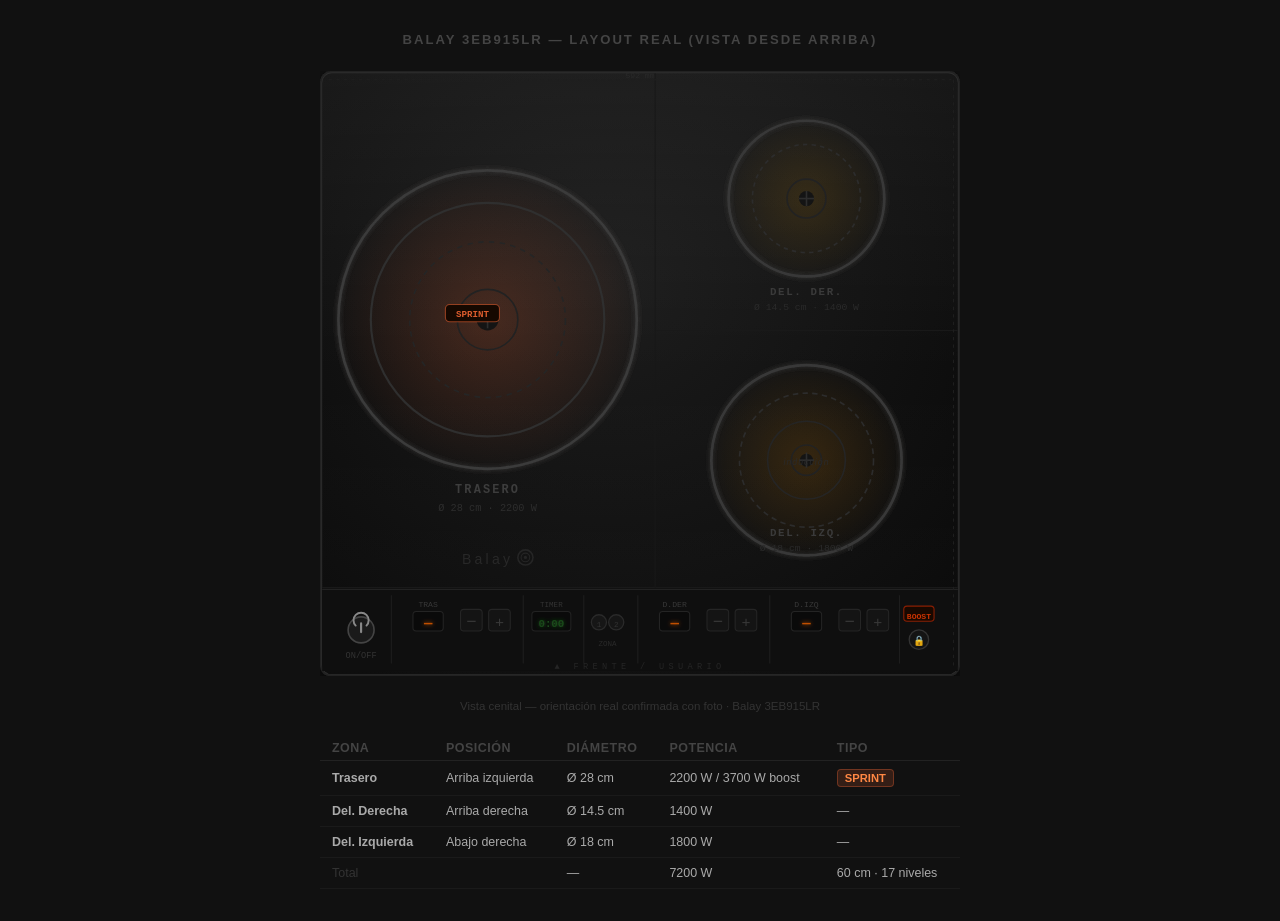
<file: balay-layout.html>
<!DOCTYPE html>
<html lang="es">
<head>
<meta charset="UTF-8">
<meta name="viewport" content="width=device-width, initial-scale=1.0">
<title>Balay 3EB915LR — Layout real</title>
<style>
  * { box-sizing: border-box; margin: 0; padding: 0; }
  body {
    background: #111;
    display: flex;
    flex-direction: column;
    align-items: center;
    justify-content: center;
    min-height: 100vh;
    padding: 32px 16px;
    gap: 24px;
    font-family: -apple-system, BlinkMacSystemFont, 'Segoe UI', sans-serif;
    color: #ddd;
  }
  h1 { font-size: .82rem; font-weight: 600; color: #444; letter-spacing: 2px; text-transform: uppercase; }
  .hob-wrap { width: min(640px, 100%); }
  svg { width: 100%; height: auto; display: block; }
  .caption { font-size: .72rem; color: #333; text-align: center; }

  table.specs {
    width: min(640px, 100%);
    border-collapse: collapse;
    font-size: .78rem;
  }
  .specs th { text-align: left; padding: 5px 12px; color: #444; font-weight: 700; text-transform: uppercase; letter-spacing: .5px; border-bottom: 1px solid #222; }
  .specs td { padding: 8px 12px; border-bottom: 1px solid #1a1a1a; color: #aaa; }
  .badge { display:inline-block; padding:2px 7px; border-radius:4px; font-size:.7rem; font-weight:700; }
  .badge-orange { background:rgba(255,107,53,.15); color:#ff8844; border:1px solid rgba(255,107,53,.3); }
  .badge-blue   { background:rgba(74,158,255,.12); color:#4a9eff;  border:1px solid rgba(74,158,255,.3); }
</style>
</head>
<body>

<h1>Balay 3EB915LR — Layout real (vista desde arriba)</h1>

<div class="hob-wrap">
<!--
  SVG VIEWPORT: 592 × 560
  Orientación: frente del usuario = ABAJO
  Escala: ~5 SVG units = 1 cm

  LAYOUT REAL (confirmado con foto):
    ┌──────────────────────────────────┐
    │  GRANDE (trasero)  │  PEQUEÑO   │
    │   Ø≈28cm           │  Ø≈14.5cm  │
    │                    ├────────────┤
    │                    │  MEDIANO   │
    │                    │  Ø≈18cm    │
    ├────────────────────┴────────────┤
    │  PANEL TÁCTIL (frente)          │
    └─────────────────────────────────┘
-->
<svg viewBox="0 0 592 560" xmlns="http://www.w3.org/2000/svg">
  <defs>
    <radialGradient id="glass" cx="45%" cy="35%" r="75%">
      <stop offset="0%"   stop-color="#1c1c1c"/>
      <stop offset="100%" stop-color="#090909"/>
    </radialGradient>
    <radialGradient id="glow-big" cx="50%" cy="50%" r="50%">
      <stop offset="0%"   stop-color="#ff6b35" stop-opacity=".2"/>
      <stop offset="100%" stop-color="#ff6b35" stop-opacity="0"/>
    </radialGradient>
    <radialGradient id="glow-med" cx="50%" cy="50%" r="50%">
      <stop offset="0%"   stop-color="#ff9900" stop-opacity=".15"/>
      <stop offset="100%" stop-color="#ff9900" stop-opacity="0"/>
    </radialGradient>
    <radialGradient id="glow-sm" cx="50%" cy="50%" r="50%">
      <stop offset="0%"   stop-color="#ffaa00" stop-opacity=".12"/>
      <stop offset="100%" stop-color="#ffaa00" stop-opacity="0"/>
    </radialGradient>
    <linearGradient id="shine" x1="0" y1="0" x2="0" y2="1">
      <stop offset="0%"   stop-color="#fff" stop-opacity=".05"/>
      <stop offset="50%"  stop-color="#fff" stop-opacity="0"/>
      <stop offset="100%" stop-color="#fff" stop-opacity=".02"/>
    </linearGradient>
    <filter id="drop" x="-8%" y="-8%" width="116%" height="116%">
      <feDropShadow dx="0" dy="6" stdDeviation="10" flood-color="#000" flood-opacity=".8"/>
    </filter>
    <filter id="led" x="-60%" y="-60%" width="220%" height="220%">
      <feGaussianBlur stdDeviation="1.8" result="b"/>
      <feMerge><feMergeNode in="b"/><feMergeNode in="SourceGraphic"/></feMerge>
    </filter>
    <filter id="ringglow" x="-20%" y="-20%" width="140%" height="140%">
      <feGaussianBlur stdDeviation="2.5" result="b"/>
      <feMerge><feMergeNode in="b"/><feMergeNode in="SourceGraphic"/></feMerge>
    </filter>
  </defs>

  <!-- ── Marco exterior ── -->
  <rect x="0" y="0" width="592" height="560" rx="10"
        fill="#222" filter="url(#drop)"/>
  <rect x="2" y="2" width="588" height="556" rx="9"
        fill="none" stroke="#2e2e2e" stroke-width="1.5"/>

  <!-- ── Superficie cristal ── -->
  <rect x="2" y="2" width="588" height="556" rx="9"
        fill="url(#glass)"/>
  <rect x="2" y="2" width="588" height="556" rx="9"
        fill="url(#shine)"/>

  <!-- ── Separador zona fuegos / panel ── -->
  <line x1="2" y1="478" x2="590" y2="478"
        stroke="#1e1e1e" stroke-width="1.5"/>

  <!-- ── Línea divisoria vertical (zona grande | zonas derecha) ── -->
  <!-- Divide horizontalmente: grande a la izquierda, pequeño+mediano a la derecha -->
  <line x1="310" y1="2" x2="310" y2="478"
        stroke="#191919" stroke-width="1"/>

  <!-- ── Línea divisoria horizontal derecha (pequeño arriba | mediano abajo) ── -->
  <line x1="310" y1="240" x2="590" y2="240"
        stroke="#191919" stroke-width="1"/>


  <!-- ════════════════════════════════════════
       ZONA GRANDE — TRASERO (izquierda)
       Centro: x=155, y=230  Radio ext: 138 (≈27.6cm)
       ════════════════════════════════════════ -->
  <!-- Glow ambiental -->
  <circle cx="155" cy="230" r="145" fill="url(#glow-big)"/>

  <!-- Anillo exterior -->
  <circle cx="155" cy="230" r="138"
          fill="none" stroke="#3a3a3a" stroke-width="2.5"
          filter="url(#ringglow)"/>
  <!-- Anillo interior (doble aro del cristal) -->
  <circle cx="155" cy="230" r="108"
          fill="none" stroke="#2f2f2f" stroke-width="2"/>
  <!-- Anillo de referencia intermedio -->
  <circle cx="155" cy="230" r="72"
          fill="none" stroke="#252525" stroke-width="1.5"
          stroke-dasharray="5 5"/>
  <!-- Círculo central -->
  <circle cx="155" cy="230" r="28"
          fill="none" stroke="#222" stroke-width="1.5"/>
  <circle cx="155" cy="230" r="10"
          fill="#141414"/>
  <!-- Cruz central -->
  <line x1="147" y1="230" x2="163" y2="230" stroke="#2d2d2d" stroke-width="1.5"/>
  <line x1="155" y1="222" x2="155" y2="238" stroke="#2d2d2d" stroke-width="1.5"/>

  <!-- Etiqueta TRASERO -->
  <text x="155" y="390"
        text-anchor="middle" font-family="monospace" font-size="11"
        fill="#3d3d3d" font-weight="700" letter-spacing="2">TRASERO</text>
  <text x="155" y="407"
        text-anchor="middle" font-family="monospace" font-size="9.5"
        fill="#2d2d2d">Ø 28 cm · 2200 W</text>
  <!-- Badge SPRINT -->
  <rect x="116" y="216" width="50" height="16" rx="4"
        fill="#150800" stroke="#ff6b35" stroke-width="1" stroke-opacity=".5"/>
  <text x="141" y="228"
        text-anchor="middle" font-family="monospace" font-size="8.5"
        fill="#ff6b35" font-weight="800" opacity=".85">SPRINT</text>


  <!-- ════════════════════════════════════════
       ZONA PEQUEÑA — DELANTERA DERECHA (arriba derecha)
       Centro: x=450, y=118  Radio: 72 (≈14.4cm)
       ════════════════════════════════════════ -->
  <circle cx="450" cy="118" r="78" fill="url(#glow-sm)"/>

  <!-- Anillo exterior -->
  <circle cx="450" cy="118" r="72"
          fill="none" stroke="#383838" stroke-width="2.5"
          filter="url(#ringglow)"/>
  <!-- Anillo interior -->
  <circle cx="450" cy="118" r="50"
          fill="none" stroke="#2c2c2c" stroke-width="1.5"
          stroke-dasharray="4 4"/>
  <!-- Centro -->
  <circle cx="450" cy="118" r="18"
          fill="none" stroke="#222" stroke-width="1.5"/>
  <circle cx="450" cy="118" r="7" fill="#141414"/>
  <line x1="443" y1="118" x2="457" y2="118" stroke="#2d2d2d" stroke-width="1.5"/>
  <line x1="450" y1="111" x2="450" y2="125" stroke="#2d2d2d" stroke-width="1.5"/>

  <!-- Etiqueta -->
  <text x="450" y="207"
        text-anchor="middle" font-family="monospace" font-size="10"
        fill="#3a3a3a" font-weight="700" letter-spacing="1.5">DEL. DER.</text>
  <text x="450" y="221"
        text-anchor="middle" font-family="monospace" font-size="9"
        fill="#2a2a2a">Ø 14.5 cm · 1400 W</text>


  <!-- ════════════════════════════════════════
       ZONA MEDIANA — DELANTERA IZQUIERDA (abajo derecha)
       Centro: x=450, y=368  Radio: 88 (≈17.6cm)
       ════════════════════════════════════════ -->
  <circle cx="450" cy="360" r="94" fill="url(#glow-med)"/>

  <!-- Anillo exterior -->
  <circle cx="450" cy="360" r="88"
          fill="none" stroke="#383838" stroke-width="2.5"
          filter="url(#ringglow)"/>
  <!-- Anillo interior -->
  <circle cx="450" cy="360" r="62"
          fill="none" stroke="#2c2c2c" stroke-width="1.5"
          stroke-dasharray="5 4"/>
  <!-- Anillo pequeño -->
  <circle cx="450" cy="360" r="36"
          fill="none" stroke="#252525" stroke-width="1.5"/>
  <!-- Centro -->
  <circle cx="450" cy="360" r="14" fill="none" stroke="#222" stroke-width="1.5"/>
  <circle cx="450" cy="360" r="6" fill="#141414"/>
  <line x1="443" y1="360" x2="457" y2="360" stroke="#2d2d2d" stroke-width="1.5"/>
  <line x1="450" y1="353" x2="450" y2="367" stroke="#2d2d2d" stroke-width="1.5"/>

  <!-- Texto "Inducción" dentro del aro (como en la foto) -->
  <text x="450" y="430"
        text-anchor="middle" font-family="monospace" font-size="10"
        fill="#3a3a3a" font-weight="700" letter-spacing="1.5">DEL. IZQ.</text>
  <text x="450" y="444"
        text-anchor="middle" font-family="monospace" font-size="9"
        fill="#2a2a2a">Ø 18 cm · 1800 W</text>
  <!-- "Inducción" label inside ring (como en la placa real) -->
  <text x="450" y="364"
        text-anchor="middle" font-family="-apple-system,sans-serif" font-size="8"
        fill="#2a2a2a" font-style="italic" letter-spacing="1">inducción</text>


  <!-- ════════════════════════════════════════
       LOGO BALAY — centro izquierda
       ════════════════════════════════════════ -->
  <text x="155" y="456"
        text-anchor="middle" font-family="-apple-system,Helvetica,sans-serif"
        font-size="13" fill="#282828" font-weight="300" letter-spacing="3">Balay</text>
  <!-- Icono espiral simplificado -->
  <circle cx="190" cy="450" r="7" fill="none" stroke="#252525" stroke-width="1.5"/>
  <circle cx="190" cy="450" r="4" fill="none" stroke="#252525" stroke-width="1"/>
  <circle cx="190" cy="450" r="1.5" fill="#252525"/>


  <!-- ════════════════════════════════════════
       PANEL TÁCTIL — franja inferior
       y: 478 → 555
       ════════════════════════════════════════ -->
  <rect x="2" y="478" width="588" height="77" rx="0"
        fill="#0f0f0f"/>
  <rect x="2" y="479" width="588" height="1"
        fill="#252525"/>

  <!-- Elementos del panel (de izquierda a derecha, como en la foto) -->

  <!-- ON/OFF -->
  <g transform="translate(38,517)">
    <circle r="12" fill="#1a1a1a" stroke="#444" stroke-width="1.5"/>
    <!-- Símbolo power -->
    <line x1="0" y1="-6" x2="0" y2="2" stroke="#888" stroke-width="2" stroke-linecap="round"/>
    <path d="M-5,-4 A7,7 0 1,1 5,-4" fill="none" stroke="#888" stroke-width="1.8" stroke-linecap="round"/>
    <text x="0" y="26" text-anchor="middle" font-family="monospace" font-size="8" fill="#333">ON/OFF</text>
  </g>

  <!-- Separador -->
  <line x1="66" y1="485" x2="66" y2="548" stroke="#1e1e1e" stroke-width="1"/>

  <!-- Display zona 1 (trasero) -->
  <g transform="translate(100,510)">
    <text x="0" y="-14" text-anchor="middle" font-family="monospace" font-size="7.5" fill="#383838">TRAS</text>
    <rect x="-14" y="-10" width="28" height="18" rx="3" fill="#0a0a0a" stroke="#242424" stroke-width="1"/>
    <text x="0" y="4" text-anchor="middle" font-family="monospace" font-size="13"
          fill="#c05000" font-weight="700" filter="url(#led)">—</text>
  </g>
  <!-- +/- zona 1 -->
  <g transform="translate(140,510)">
    <rect x="-10" y="-12" width="20" height="20" rx="3" fill="#141414" stroke="#252525" stroke-width="1"/>
    <text x="0" y="4" text-anchor="middle" font-family="monospace" font-size="16" fill="#383838">−</text>
  </g>
  <g transform="translate(166,510)">
    <rect x="-10" y="-12" width="20" height="20" rx="3" fill="#141414" stroke="#252525" stroke-width="1"/>
    <text x="0" y="4" text-anchor="middle" font-family="monospace" font-size="14" fill="#383838">+</text>
  </g>

  <!-- Separador -->
  <line x1="188" y1="485" x2="188" y2="548" stroke="#1e1e1e" stroke-width="1"/>

  <!-- Timer zona 1 -->
  <g transform="translate(214,510)">
    <text x="0" y="-14" text-anchor="middle" font-family="monospace" font-size="7" fill="#333">TIMER</text>
    <rect x="-18" y="-10" width="36" height="18" rx="3" fill="#0a0a0a" stroke="#222" stroke-width="1"/>
    <text x="0" y="4" text-anchor="middle" font-family="monospace" font-size="10"
          fill="#1a4a1a" font-weight="700" filter="url(#led)">0:00</text>
  </g>

  <!-- Separador -->
  <line x1="244" y1="485" x2="244" y2="548" stroke="#1e1e1e" stroke-width="1"/>

  <!-- Selector de zona (2 círculos pequeños) -->
  <g transform="translate(266,510)">
    <circle r="7" cx="-8" cy="0" fill="#161616" stroke="#2a2a2a" stroke-width="1.2"/>
    <text x="-8" y="4" text-anchor="middle" font-family="monospace" font-size="7" fill="#333">1</text>
    <circle r="7" cx="8" cy="0" fill="#161616" stroke="#2a2a2a" stroke-width="1.2"/>
    <text x="8" y="4" text-anchor="middle" font-family="monospace" font-size="7" fill="#333">2</text>
    <text x="0" y="22" text-anchor="middle" font-family="monospace" font-size="7" fill="#2a2a2a">ZONA</text>
  </g>

  <!-- Separador -->
  <line x1="294" y1="485" x2="294" y2="548" stroke="#1e1e1e" stroke-width="1"/>

  <!-- Display zona 2 (del. der.) -->
  <g transform="translate(328,510)">
    <text x="0" y="-14" text-anchor="middle" font-family="monospace" font-size="7.5" fill="#383838">D.DER</text>
    <rect x="-14" y="-10" width="28" height="18" rx="3" fill="#0a0a0a" stroke="#242424" stroke-width="1"/>
    <text x="0" y="4" text-anchor="middle" font-family="monospace" font-size="13"
          fill="#c05000" font-weight="700" filter="url(#led)">—</text>
  </g>
  <g transform="translate(368,510)">
    <rect x="-10" y="-12" width="20" height="20" rx="3" fill="#141414" stroke="#252525" stroke-width="1"/>
    <text x="0" y="4" text-anchor="middle" font-family="monospace" font-size="16" fill="#383838">−</text>
  </g>
  <g transform="translate(394,510)">
    <rect x="-10" y="-12" width="20" height="20" rx="3" fill="#141414" stroke="#252525" stroke-width="1"/>
    <text x="0" y="4" text-anchor="middle" font-family="monospace" font-size="14" fill="#383838">+</text>
  </g>

  <!-- Separador -->
  <line x1="416" y1="485" x2="416" y2="548" stroke="#1e1e1e" stroke-width="1"/>

  <!-- Display zona 3 (del. izq.) -->
  <g transform="translate(450,510)">
    <text x="0" y="-14" text-anchor="middle" font-family="monospace" font-size="7.5" fill="#383838">D.IZQ</text>
    <rect x="-14" y="-10" width="28" height="18" rx="3" fill="#0a0a0a" stroke="#242424" stroke-width="1"/>
    <text x="0" y="4" text-anchor="middle" font-family="monospace" font-size="13"
          fill="#c05000" font-weight="700" filter="url(#led)">—</text>
  </g>
  <g transform="translate(490,510)">
    <rect x="-10" y="-12" width="20" height="20" rx="3" fill="#141414" stroke="#252525" stroke-width="1"/>
    <text x="0" y="4" text-anchor="middle" font-family="monospace" font-size="16" fill="#383838">−</text>
  </g>
  <g transform="translate(516,510)">
    <rect x="-10" y="-12" width="20" height="20" rx="3" fill="#141414" stroke="#252525" stroke-width="1"/>
    <text x="0" y="4" text-anchor="middle" font-family="monospace" font-size="14" fill="#383838">+</text>
  </g>

  <!-- Separador -->
  <line x1="536" y1="485" x2="536" y2="548" stroke="#1e1e1e" stroke-width="1"/>

  <!-- BOOST + LOCK -->
  <g transform="translate(554,503)">
    <rect x="-14" y="-8" width="28" height="14" rx="3"
          fill="#180800" stroke="#ff3300" stroke-width="1" stroke-opacity=".5"/>
    <text x="0" y="4" text-anchor="middle" font-family="monospace" font-size="7.5"
          fill="#cc3300" font-weight="800">BOOST</text>
  </g>
  <g transform="translate(554,526)">
    <circle r="9" fill="#141414" stroke="#333" stroke-width="1.2"/>
    <text x="0" y="4" text-anchor="middle" font-size="9" fill="#444">🔒</text>
  </g>


  <!-- ── Anotación flecha FRENTE ── -->
  <text x="296" y="553"
        text-anchor="middle" font-family="monospace" font-size="8"
        fill="#252525" letter-spacing="4">▲ FRENTE / USUARIO</text>

  <!-- ── Dimensiones ── -->
  <line x1="8" y1="8" x2="584" y2="8"
        stroke="#1e1e1e" stroke-width="1" stroke-dasharray="3 4"/>
  <text x="296" y="6.5" text-anchor="middle" font-family="monospace"
        font-size="7.5" fill="#2a2a2a">592 mm</text>
  <line x1="586" y1="8" x2="586" y2="552"
        stroke="#1e1e1e" stroke-width="1" stroke-dasharray="3 4"/>

</svg>
</div>

<p class="caption">Vista cenital — orientación real confirmada con foto · Balay 3EB915LR</p>

<table class="specs">
  <tr>
    <th>Zona</th><th>Posición</th><th>Diámetro</th><th>Potencia</th><th>Tipo</th>
  </tr>
  <tr>
    <td><b>Trasero</b></td>
    <td>Arriba izquierda</td>
    <td>Ø 28 cm</td>
    <td>2200 W / 3700 W boost</td>
    <td><span class="badge badge-orange">SPRINT</span></td>
  </tr>
  <tr>
    <td><b>Del. Derecha</b></td>
    <td>Arriba derecha</td>
    <td>Ø 14.5 cm</td>
    <td>1400 W</td>
    <td>—</td>
  </tr>
  <tr>
    <td><b>Del. Izquierda</b></td>
    <td>Abajo derecha</td>
    <td>Ø 18 cm</td>
    <td>1800 W</td>
    <td>—</td>
  </tr>
  <tr>
    <td colspan="2" style="color:#333">Total</td>
    <td>—</td><td>7200 W</td>
    <td>60 cm · 17 niveles</td>
  </tr>
</table>

</body>
</html>
</file>
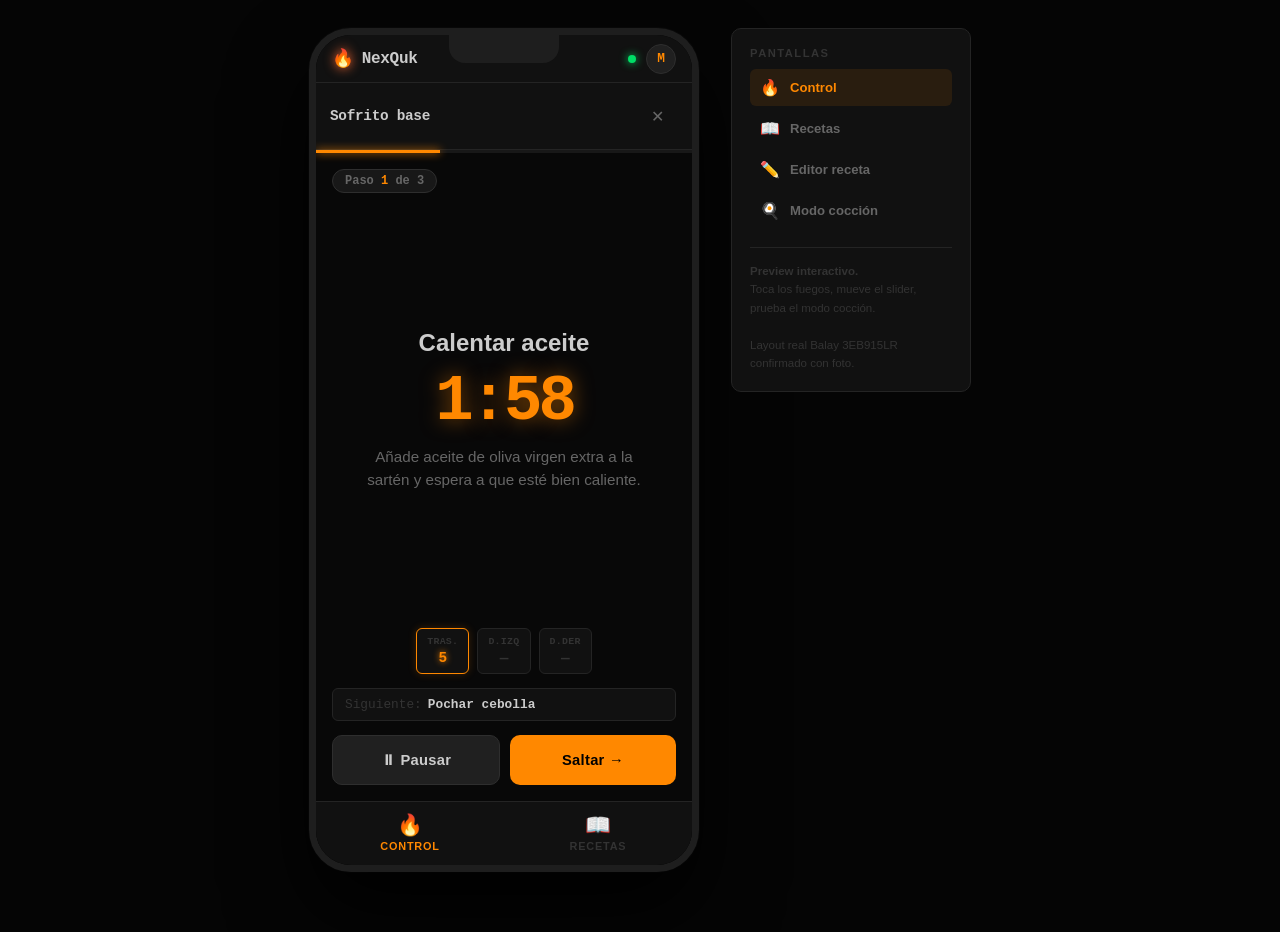
<file: preview.html>
<!DOCTYPE html>
<html lang="es">
<head>
<meta charset="UTF-8">
<meta name="viewport" content="width=device-width, initial-scale=1.0, viewport-fit=cover, user-scalable=no">
<title>NexQuk — Preview</title>
<style>
/* ============================================================
   NEXQUK — Industrial Design Preview
   ============================================================ */
:root {
  --bg:        #080808;
  --surface:   #111111;
  --surface2:  #181818;
  --surface3:  #202020;
  --border:    #242424;
  --border2:   #2e2e2e;

  /* LED amber / heat palette */
  --led:       #ff8800;
  --led-dim:   #4a2800;
  --led-bg:    #060300;
  --heat-lo:   #ff9900;
  --heat-mid:  #ff5500;
  --heat-hi:   #ff2200;
  --boost:     #ff0000;
  --green:     #00dd66;
  --red:       #ff3333;
  --blue:      #4a9eff;

  --text:      #cccccc;
  --text2:     #666666;
  --text3:     #333333;

  --r:         10px;
  --r-sm:      6px;
  --hdr:       48px;
  --nav:       64px;
  --t:         .2s ease;
}

*, *::before, *::after { box-sizing: border-box; margin: 0; padding: 0; }
html { font-size: 16px; }
body {
  font-family: -apple-system, BlinkMacSystemFont, 'Segoe UI', sans-serif;
  background: #050505;
  color: var(--text);
  min-height: 100dvh;
  overflow-x: hidden;
  -webkit-font-smoothing: antialiased;
}
input, button, select, textarea { font: inherit; }
button { cursor: pointer; border: none; background: none; -webkit-tap-highlight-color: transparent; }

/* ── Desktop frame ── */
@media (min-width: 520px) {
  body { display: flex; align-items: flex-start; justify-content: center; padding: 28px 0 60px; gap: 32px; }
  #phone-frame {
    width: 390px; height: 844px;
    border-radius: 42px;
    border: 7px solid #1e1e1e;
    overflow: hidden;
    box-shadow: 0 40px 80px rgba(0,0,0,.9), 0 0 0 1px #0a0a0a, inset 0 1px 0 rgba(255,255,255,.04);
    flex-shrink: 0; position: relative;
  }
  #phone-frame::before {
    content: '';
    position: absolute; top: 0; left: 50%; transform: translateX(-50%);
    width: 110px; height: 28px;
    background: #1e1e1e; border-radius: 0 0 16px 16px;
    z-index: 9999;
  }
  #app-root { height: 100%; overflow: hidden; }
  #sidebar { width: 240px; flex-shrink: 0; align-self: flex-start; position: sticky; top: 28px; }
}
@media (max-width: 519px) {
  #phone-frame { width: 100%; height: 100dvh; }
  #sidebar { display: none !important; }
}

/* ── Sidebar desktop ── */
#sidebar {
  background: var(--surface);
  border: 1px solid var(--border);
  border-radius: var(--r);
  padding: 18px;
  display: flex; flex-direction: column; gap: 4px;
}
#sidebar h3 { font-size: .7rem; font-weight: 700; color: var(--text3); text-transform: uppercase; letter-spacing: 1.5px; margin-bottom: 6px; }
.sb-btn {
  display: flex; align-items: center; gap: 10px;
  padding: 9px 10px; border-radius: var(--r-sm);
  font-size: .82rem; font-weight: 600; color: var(--text2);
  cursor: pointer; transition: all var(--t); background: none; border: none; text-align: left; width: 100%;
}
.sb-btn:hover { background: var(--surface2); color: var(--text); }
.sb-btn.active { background: rgba(255,136,0,.1); color: var(--led); }
.sb-icon { font-size: 1rem; }
#sidebar .note { font-size: .72rem; color: var(--text3); margin-top: 14px; padding-top: 14px; border-top: 1px solid var(--border); line-height: 1.6; }

/* ============================================================
   APP ROOT
   ============================================================ */
#app-root { display: flex; flex-direction: column; background: var(--bg); height: 100%; }

/* ── Header ── */
#hdr {
  height: var(--hdr); display: flex; align-items: center; justify-content: space-between;
  padding: 0 16px; background: var(--surface); border-bottom: 1px solid var(--border);
  flex-shrink: 0; z-index: 100;
}
.hdr-logo {
  display: flex; align-items: center; gap: 8px;
  font-weight: 800; font-size: 1rem; letter-spacing: -.3px;
  font-family: ui-monospace, monospace;
}
.hdr-flame { font-size: 1.1rem; filter: drop-shadow(0 0 6px #ff6b35); }
.hdr-right { display: flex; align-items: center; gap: 10px; }
.led-dot { width: 8px; height: 8px; border-radius: 50%; background: var(--green); box-shadow: 0 0 8px var(--green); }
.led-dot.off { background: var(--text3); box-shadow: none; }
.btn-ava {
  width: 30px; height: 30px; border-radius: 50%;
  background: var(--surface3); border: 1px solid var(--border2);
  font-size: .8rem; font-weight: 800; color: var(--led);
  display: flex; align-items: center; justify-content: center;
  font-family: ui-monospace, monospace;
}

/* ── Views ── */
#views { flex: 1; overflow: hidden; position: relative; }
.view {
  display: none; flex-direction: column;
  position: absolute; inset: 0;
  overflow-y: auto; overflow-x: hidden;
}
.view.active { display: flex; }

/* ── Bottom nav ── */
#nav {
  height: var(--nav); display: flex;
  background: var(--surface); border-top: 1px solid var(--border);
  flex-shrink: 0;
}
.nav-btn {
  flex: 1; display: flex; flex-direction: column; align-items: center; justify-content: center;
  gap: 4px; background: none; border: none; color: var(--text3);
  font-size: .68rem; font-weight: 700; text-transform: uppercase; letter-spacing: .8px;
  cursor: pointer; transition: color var(--t);
}
.nav-btn.active { color: var(--led); }
.nav-icon { font-size: 1.3rem; line-height: 1; }

/* ============================================================
   VIEW CONTROL — La vista principal
   ============================================================ */
#view-control { gap: 0; }

/* ── Status bar ── */
.status-bar {
  display: flex; align-items: center; justify-content: space-between;
  padding: 6px 16px;
  background: var(--surface);
  border-bottom: 1px solid var(--border);
  flex-shrink: 0;
}
.device-tag {
  display: flex; align-items: center; gap: 6px;
  font-family: ui-monospace, monospace;
  font-size: .72rem; color: var(--text2);
}
.device-tag b { color: var(--text); }
.conn-badge {
  display: flex; align-items: center; gap: 5px;
  font-family: ui-monospace, monospace; font-size: .68rem;
  color: var(--green); letter-spacing: .5px;
}
.conn-badge::before {
  content: '';
  width: 6px; height: 6px; border-radius: 50%;
  background: var(--green); box-shadow: 0 0 6px var(--green);
}

/* ── HOB CONTAINER ── */
.hob-wrap {
  padding: 14px 14px 0;
  flex-shrink: 0;
}
.hob {
  position: relative;
  width: 100%;
  /* Height = width * (522/592) using padding-bottom trick */
  padding-bottom: 0; /* set by JS or aspect-ratio */
  aspect-ratio: 592 / 522;
  background: #0d0d0d;
  border-radius: 10px;
  border: 1.5px solid #1e1e1e;
  overflow: hidden;
  box-shadow:
    inset 0 1px 0 rgba(255,255,255,.04),
    inset 0 -1px 0 rgba(0,0,0,.5),
    0 8px 32px rgba(0,0,0,.7);
}

/* Glass surface texture */
.hob::before {
  content: '';
  position: absolute; inset: 0;
  background:
    radial-gradient(ellipse 80% 60% at 30% 30%, rgba(255,255,255,.025) 0%, transparent 70%),
    radial-gradient(ellipse 50% 40% at 80% 80%, rgba(255,255,255,.01) 0%, transparent 60%);
  pointer-events: none; z-index: 5;
}

/* ── Zone circles ── */
/*
  Positions (% of hob width, using same % for height since aspect-ratio is fixed):
  Coord system: SVG 592×472 for zone area (panel is 522-472=50px bottom)

  TRASERO  (large):   cx=155/592=26.2%  cy=230/472=48.7%  r=138/592=23.3%
  DEL.DER  (small):   cx=450/592=76.0%  cy=118/472=25.0%  r=72/592=12.2%
  DEL.IZQ  (medium):  cx=450/592=76.0%  cy=360/472=76.3%  r=88/592=14.9%

  For top%, since parent height = (522/592)*width:
  top_css% = cy_px / 472 * (472/522) * 100 = cy_px/522 * 100

  TRASERO:  top = 230/522*100 = 44.1%
  DEL.DER:  top = 118/522*100 = 22.6%
  DEL.IZQ:  top = 360/522*100 = 69.0%
*/
.zone {
  position: absolute;
  border-radius: 50%;
  transform: translate(-50%, -50%);
  display: flex; align-items: center; justify-content: center;
  cursor: pointer;
  transition: box-shadow .3s ease;
  z-index: 2;
  -webkit-tap-highlight-color: transparent;
  user-select: none;
}
/* Ring structure via box-shadow layers */
.zone-ring {
  position: absolute; inset: 0;
  border-radius: 50%;
  border: 2px solid #282828;
  transition: border-color .4s, box-shadow .4s;
  pointer-events: none;
}
.zone-ring-inner {
  position: absolute;
  border-radius: 50%;
  border: 1.5px solid #1e1e1e;
  transition: border-color .4s, box-shadow .4s;
  pointer-events: none;
  inset: 20%;
}
.zone-ring-core {
  position: absolute;
  border-radius: 50%;
  border: 1px solid #181818;
  pointer-events: none;
  transition: border-color .4s;
  inset: 42%;
}
.zone-core {
  position: relative; z-index: 3;
  display: flex; flex-direction: column;
  align-items: center; justify-content: center;
  gap: 1px;
  pointer-events: none;
}
.z-num {
  font-family: ui-monospace, 'SF Mono', Consolas, monospace;
  font-weight: 900; line-height: 1;
  color: var(--text3);
  transition: color .3s, text-shadow .3s;
  letter-spacing: -1px;
}
.z-lbl {
  font-family: ui-monospace, monospace;
  font-weight: 700; text-transform: uppercase;
  letter-spacing: 1px; color: var(--text3);
  transition: color .3s;
}

/* Zone sizes */
.zone-lg {
  left: 26.2%; top: 44.1%;
  width: 46.6%; aspect-ratio: 1;
}
.zone-lg .z-num  { font-size: 2.2rem; }
.zone-lg .z-lbl  { font-size: .6rem; }

.zone-sm {
  left: 76.0%; top: 22.6%;
  width: 24.3%; aspect-ratio: 1;
}
.zone-sm .z-num  { font-size: 1.1rem; }
.zone-sm .z-lbl  { font-size: .5rem; }

.zone-md {
  left: 76.0%; top: 69.0%;
  width: 29.7%; aspect-ratio: 1;
}
.zone-md .z-num  { font-size: 1.4rem; }
.zone-md .z-lbl  { font-size: .55rem; }

/* Active zone glow */
.zone.on .zone-ring       { border-color: var(--zc, #ff6b35); box-shadow: 0 0 12px var(--zc, #ff6b35), inset 0 0 20px rgba(255,107,53,.06); }
.zone.on .zone-ring-inner { border-color: var(--zc, #ff6b35); opacity: .6; }
.zone.on .zone-ring-core  { border-color: var(--zc, #ff6b35); opacity: .4; }
.zone.on .z-num           { color: var(--zc, #ff6b35); text-shadow: 0 0 12px var(--zc, #ff6b35); }
.zone.on .z-lbl           { color: var(--zc, #ff6b35); opacity: .7; }

/* Selected zone pulse */
.zone.selected::after {
  content: '';
  position: absolute; inset: -6px; border-radius: 50%;
  border: 2px solid rgba(255,255,255,.25);
  animation: sel-pulse 1.8s ease infinite;
  pointer-events: none;
}
@keyframes sel-pulse {
  0%,100% { opacity: .6; transform: scale(1); }
  50%      { opacity: .2; transform: scale(1.04); }
}

/* Boost indicator */
.zone.boost .zone-ring {
  border-color: var(--boost) !important;
  box-shadow: 0 0 20px var(--boost), 0 0 40px rgba(255,0,0,.3) !important;
  animation: boost-pulse .4s ease infinite alternate;
}
@keyframes boost-pulse {
  from { box-shadow: 0 0 16px var(--boost); }
  to   { box-shadow: 0 0 30px var(--boost), 0 0 50px rgba(255,0,0,.4); }
}

/* ── Panel strip (bottom of hob, decorative) ── */
.hob-panel {
  position: absolute;
  bottom: 0; left: 0; right: 0;
  height: 9.6%; /* 50/522 */
  background: #0a0a0a;
  border-top: 1px solid #1a1a1a;
  display: flex; align-items: center;
  padding: 0 12px; gap: 8px;
  z-index: 4;
}
.panel-brand {
  font-family: -apple-system, sans-serif;
  font-size: .7rem; font-weight: 300;
  letter-spacing: 2px; color: #2a2a2a;
  margin-right: 4px;
}
.panel-led-group { display: flex; gap: 5px; align-items: center; }
.panel-led {
  width: 5px; height: 5px; border-radius: 50%;
  background: #151515; border: 1px solid #1e1e1e;
}
.panel-led.on { background: var(--led); box-shadow: 0 0 5px var(--led); }
.panel-display {
  background: var(--led-bg); border: 1px solid #1a1a1a; border-radius: 3px;
  padding: 1px 5px;
  font-family: ui-monospace, monospace; font-size: .65rem; font-weight: 700;
  color: var(--led-dim); letter-spacing: 1px;
}

/* ── Zone controls panel ── */
.zone-ctrl-panel {
  margin: 12px 14px 0;
  background: var(--surface);
  border: 1.5px solid var(--border2);
  border-radius: var(--r);
  overflow: hidden;
  flex-shrink: 0;
  transition: border-color var(--t);
}
.zone-ctrl-panel.has-selection {
  border-color: var(--sel-color, var(--border2));
  box-shadow: 0 0 0 1px var(--sel-color, transparent);
}
.zcp-header {
  display: flex; align-items: center; justify-content: space-between;
  padding: 10px 14px;
  background: var(--surface2); border-bottom: 1px solid var(--border);
}
.zcp-name {
  font-family: ui-monospace, monospace;
  font-size: .78rem; font-weight: 700;
  text-transform: uppercase; letter-spacing: 1.5px;
  color: var(--sel-color, var(--text3));
  transition: color var(--t);
}
.zcp-state { display: flex; align-items: center; gap: 10px; }
.zcp-pwr-display {
  font-family: ui-monospace, monospace;
  font-size: 1.1rem; font-weight: 900;
  color: var(--sel-color, var(--text3));
  min-width: 28px; text-align: right;
  text-shadow: 0 0 8px var(--sel-color, transparent);
  transition: color var(--t), text-shadow var(--t);
}

/* Power toggle */
.pwr-btn {
  width: 44px; height: 28px; border-radius: 14px;
  background: var(--surface3); border: 1.5px solid var(--border2);
  position: relative; cursor: pointer;
  transition: background var(--t), border-color var(--t);
}
.pwr-btn::after {
  content: ''; width: 20px; height: 20px; border-radius: 50%;
  background: var(--text3); position: absolute; top: 2px; left: 2px;
  transition: transform var(--t), background var(--t);
}
.pwr-btn.on { background: var(--sel-color, var(--led)); border-color: var(--sel-color, var(--led)); }
.pwr-btn.on::after { transform: translateX(16px); background: #fff; }

/* Slider row */
.zcp-slider-row {
  padding: 12px 14px 10px;
  display: flex; flex-direction: column; gap: 8px;
}

/* Industrial slider */
.ind-slider {
  -webkit-appearance: none; appearance: none;
  width: 100%; height: 5px; border-radius: 3px;
  background: var(--surface3);
  outline: none; cursor: pointer;
  border: 1px solid var(--border);
}
.ind-slider::-webkit-slider-thumb {
  -webkit-appearance: none;
  width: 26px; height: 26px; border-radius: 50%;
  background: var(--surface3);
  border: 2px solid var(--sel-color, var(--text3));
  box-shadow: 0 0 8px var(--sel-color, transparent), 0 2px 6px rgba(0,0,0,.6);
  cursor: pointer;
  transition: border-color var(--t), box-shadow var(--t);
}
.ind-slider::-moz-range-thumb {
  width: 26px; height: 26px; border-radius: 50%;
  background: var(--surface3);
  border: 2px solid var(--sel-color, var(--text3));
  cursor: pointer;
}

/* Tick marks */
.slider-ticks {
  display: flex; justify-content: space-between;
  padding: 0 13px;
}
.tick {
  width: 1px; height: 4px; background: var(--border2);
  flex-shrink: 0;
}
.tick.major { height: 6px; background: var(--border2); }

/* Actions row */
.zcp-actions {
  display: flex; gap: 0;
  border-top: 1px solid var(--border);
}
.zcp-act-btn {
  flex: 1; padding: 10px 8px;
  font-size: .75rem; font-weight: 700;
  letter-spacing: .5px; text-transform: uppercase;
  font-family: ui-monospace, monospace;
  color: var(--text3); background: none; border: none;
  cursor: pointer; transition: all var(--t);
  border-right: 1px solid var(--border);
  display: flex; flex-direction: column; align-items: center; gap: 3px;
}
.zcp-act-btn:last-child { border-right: none; }
.zcp-act-btn:hover { background: var(--surface2); }
.zcp-act-btn.active { color: var(--sel-color, var(--led)); background: rgba(255,136,0,.06); }
.zcp-act-btn.boost-active { color: var(--boost); background: rgba(255,0,0,.06); }
.act-icon { font-size: 1rem; }
.timer-val { font-size: .7rem; color: var(--led); font-variant-numeric: tabular-nums; min-height: 12px; }

/* No selection state */
.zcp-empty {
  padding: 16px;
  text-align: center;
  font-family: ui-monospace, monospace;
  font-size: .75rem; color: var(--text3);
  letter-spacing: 1px;
  display: flex; align-items: center; justify-content: center; gap: 8px;
}
.zcp-empty::before { content: '↑'; font-size: 1rem; opacity: .4; }

/* ── Global controls ── */
.global-row {
  display: flex; gap: 10px;
  padding: 10px 14px 14px;
  flex-shrink: 0;
}
.btn-alloff {
  flex: 1; padding: 13px 16px;
  background: rgba(255,51,51,.08);
  border: 1.5px solid rgba(255,51,51,.2);
  border-radius: var(--r);
  color: var(--red); font-weight: 800; font-size: .88rem;
  letter-spacing: .5px; text-transform: uppercase;
  font-family: ui-monospace, monospace;
  cursor: pointer; transition: all var(--t);
  display: flex; align-items: center; justify-content: center; gap: 8px;
}
.btn-alloff:hover, .btn-alloff:active {
  background: rgba(255,51,51,.15);
  border-color: rgba(255,51,51,.4);
}
.btn-lock {
  width: 52px; height: 52px; border-radius: var(--r);
  background: var(--surface); border: 1.5px solid var(--border2);
  font-size: 1.2rem; display: flex; align-items: center; justify-content: center;
  cursor: pointer; transition: all var(--t); flex-shrink: 0;
  color: var(--text2);
}
.btn-lock.locked {
  background: rgba(255,184,51,.1); border-color: rgba(255,184,51,.3);
  color: #ffb833; box-shadow: 0 0 8px rgba(255,184,51,.2);
}

/* ============================================================
   VIEW: RECETAS
   ============================================================ */
#view-recetas { padding: 14px; gap: 12px; }
.v-hdr { display: flex; align-items: center; justify-content: space-between; }
.v-hdr h2 { font-size: 1.05rem; font-weight: 800; font-family: ui-monospace, monospace; letter-spacing: -.3px; }
.recipes-list { display: flex; flex-direction: column; gap: 8px; }
.recipe-card {
  background: var(--surface); border: 1px solid var(--border);
  border-radius: var(--r); padding: 12px 14px;
  display: flex; align-items: center; gap: 12px;
  cursor: pointer; transition: border-color var(--t), background var(--t);
}
.recipe-card:hover { border-color: var(--led); background: var(--surface2); }
.recipe-thumb {
  width: 48px; height: 48px; border-radius: var(--r-sm);
  background: var(--surface3); display: flex; align-items: center;
  justify-content: center; font-size: 1.5rem; flex-shrink: 0;
  border: 1px solid var(--border);
}
.recipe-info { flex: 1; min-width: 0; }
.recipe-title { font-weight: 700; font-size: .9rem; overflow: hidden; text-overflow: ellipsis; white-space: nowrap; }
.recipe-meta { font-size: .72rem; color: var(--text2); margin-top: 2px; font-family: ui-monospace, monospace; }
.recipe-actions { display: flex; gap: 0; flex-shrink: 0; }
.ra-btn {
  width: 36px; height: 36px; border-radius: var(--r-sm);
  display: flex; align-items: center; justify-content: center;
  font-size: .9rem; color: var(--text3); cursor: pointer;
  transition: all var(--t); background: none; border: none;
}
.ra-btn:hover { background: var(--surface3); color: var(--text); }

/* ============================================================
   VIEW: EDITOR
   ============================================================ */
#view-editor { padding: 0; }
.editor-hdr {
  display: flex; align-items: center; gap: 10px;
  padding: 10px 14px; background: var(--surface);
  border-bottom: 1px solid var(--border); flex-shrink: 0;
}
.editor-hdr h2 { flex: 1; font-size: 1rem; font-weight: 800; }
.editor-body { padding: 14px; display: flex; flex-direction: column; gap: 16px; overflow-y: auto; flex: 1; }
.field-grp { display: flex; flex-direction: column; gap: 6px; }
.field-lbl { font-size: .72rem; font-weight: 700; color: var(--text2); text-transform: uppercase; letter-spacing: .8px; font-family: ui-monospace, monospace; }
.field-inp {
  background: var(--surface); border: 1.5px solid var(--border2);
  border-radius: var(--r-sm); color: var(--text);
  padding: 11px 13px; font-size: .9rem; outline: none;
  transition: border-color var(--t); width: 100%;
}
.field-inp:focus { border-color: var(--led); }
.field-inp::placeholder { color: var(--text3); }
.field-row { display: flex; gap: 10px; }
.field-row .field-grp { flex: 1; }
.sec-hdr { display: flex; align-items: center; justify-content: space-between; }
.sec-hdr h3 { font-size: .88rem; font-weight: 700; }
.div-line { height: 1px; background: var(--border); }
.steps-list { display: flex; flex-direction: column; gap: 7px; }
.step-item {
  background: var(--surface); border: 1.5px solid var(--border);
  border-radius: var(--r); padding: 11px 12px;
  display: flex; align-items: center; gap: 10px; cursor: grab;
}
.step-item:hover { border-color: var(--border2); background: var(--surface2); }
.drag-h { color: var(--text3); font-size: 1rem; user-select: none; }
.step-body { flex: 1; min-width: 0; }
.step-nm { font-weight: 700; font-size: .88rem; overflow: hidden; text-overflow: ellipsis; white-space: nowrap; }
.step-mt { font-size: .72rem; color: var(--text2); margin-top: 2px; font-family: ui-monospace, monospace; }
.step-acts { display: flex; gap: 2px; }

/* ============================================================
   VIEW: COOKING
   ============================================================ */
#view-cooking {
  background: var(--bg); display: flex; flex-direction: column;
  position: absolute; inset: 0; z-index: 200; height: 100%;
}
.ck-bar {
  display: flex; align-items: center; justify-content: space-between;
  padding: 12px 14px; background: var(--surface);
  border-bottom: 1px solid var(--border); flex-shrink: 0;
}
.ck-title { font-weight: 800; font-size: .9rem; font-family: ui-monospace, monospace; overflow: hidden; text-overflow: ellipsis; white-space: nowrap; letter-spacing: -.3px; }
.prog-track { height: 3px; background: var(--surface2); flex-shrink: 0; }
.prog-fill  { height: 100%; background: var(--led); transition: width .5s ease; box-shadow: 0 0 8px var(--led); }
.ck-body    { flex: 1; display: flex; flex-direction: column; padding: 16px; gap: 14px; overflow: hidden; }
.ck-meta    { display: flex; align-items: center; justify-content: space-between; flex-shrink: 0; }
.step-pill  {
  background: var(--surface2); border: 1px solid var(--border2);
  border-radius: 20px; padding: 4px 12px;
  font-family: ui-monospace, monospace; font-size: .75rem; font-weight: 700; color: var(--text2);
}
.step-pill b { color: var(--led); }
.paused-pill {
  background: rgba(255,184,51,.1); color: #ffb833;
  border: 1px solid rgba(255,184,51,.25); border-radius: 12px;
  padding: 4px 10px; font-size: .72rem; font-weight: 700;
  font-family: ui-monospace, monospace;
}
.ck-main    { flex: 1; display: flex; flex-direction: column; justify-content: center; align-items: center; gap: 12px; text-align: center; }
.ck-sname   { font-size: 1.5rem; font-weight: 900; line-height: 1.2; }
.ck-countdown {
  font-family: ui-monospace, 'SF Mono', Consolas, monospace;
  font-size: 4rem; font-weight: 900; letter-spacing: -4px;
  color: var(--led); line-height: 1;
  text-shadow: 0 0 20px rgba(255,136,0,.5);
}
.ck-countdown.urgent { color: var(--red); text-shadow: 0 0 20px rgba(255,51,51,.5); animation: urg .6s ease infinite alternate; }
@keyframes urg { from { opacity: 1; } to { opacity: .6; } }
.ck-instr { font-size: .95rem; color: var(--text2); line-height: 1.5; max-width: 280px; }
.mini-zones { display: flex; gap: 8px; justify-content: center; flex-shrink: 0; }
.mz {
  display: flex; flex-direction: column; align-items: center; gap: 3px;
  background: var(--surface); border: 1.5px solid var(--border);
  border-radius: var(--r-sm); padding: 7px 10px; min-width: 50px;
  transition: border-color var(--t); font-family: ui-monospace, monospace;
}
.mz.on { border-color: var(--led); box-shadow: 0 0 8px rgba(255,136,0,.2); }
.mz-lbl { font-size: .62rem; font-weight: 700; text-transform: uppercase; color: var(--text3); letter-spacing: .3px; }
.mz-pwr { font-size: .9rem; font-weight: 900; color: var(--text3); }
.mz.on .mz-pwr { color: var(--led); text-shadow: 0 0 6px var(--led); }
.next-box {
  background: var(--surface); border: 1px solid var(--border);
  border-radius: var(--r-sm); padding: 8px 12px;
  font-size: .8rem; color: var(--text2);
  display: flex; align-items: center; gap: 6px; flex-shrink: 0;
  font-family: ui-monospace, monospace;
}
.next-lbl { color: var(--text3); flex-shrink: 0; }
.next-nm  { font-weight: 700; color: var(--text); overflow: hidden; text-overflow: ellipsis; white-space: nowrap; }
.ck-controls { display: flex; gap: 10px; flex-shrink: 0; }

/* ============================================================
   BUTTONS (shared)
   ============================================================ */
.btn {
  display: inline-flex; align-items: center; justify-content: center; gap: 8px;
  padding: 13px 18px; border-radius: var(--r);
  font-weight: 800; font-size: .88rem;
  border: none; cursor: pointer;
  transition: all var(--t);
  letter-spacing: .3px;
  min-height: 48px;
  -webkit-tap-highlight-color: transparent;
}
.btn:active { transform: scale(.97); }
.btn-primary  { background: var(--led); color: #000; }
.btn-primary:hover { box-shadow: 0 0 20px rgba(255,136,0,.4); }
.btn-secondary { background: var(--surface3); color: var(--text); border: 1.5px solid var(--border2); }
.btn-danger   { background: rgba(255,51,51,.15); color: var(--red); border: 1.5px solid rgba(255,51,51,.25); }
.btn-ghost    { background: transparent; color: var(--text2); border: 1.5px solid var(--border2); }
.btn-xl { padding: 16px 20px; font-size: .92rem; flex: 1; }
.btn-sm { padding: 7px 12px; font-size: .78rem; min-height: 34px; }
.btn-full { width: 100%; }
.btn-icon { width: 42px; height: 42px; border-radius: var(--r-sm); color: var(--text2); display: flex; align-items: center; justify-content: center; font-size: 1rem; cursor: pointer; transition: all var(--t); }
.btn-icon:hover { background: var(--surface3); color: var(--text); }

/* ============================================================
   MODALS
   ============================================================ */
.modal-ov {
  position: fixed; inset: 0;
  background: rgba(0,0,0,.8);
  display: flex; align-items: flex-end; justify-content: center;
  z-index: 500; backdrop-filter: blur(6px);
  animation: fo .15s ease;
}
@keyframes fo { from { opacity: 0; } to { opacity: 1; } }
.modal-sheet {
  background: var(--surface); border-radius: var(--r) var(--r) 0 0;
  width: 100%; max-width: 480px; padding-bottom: 20px;
  animation: su .2s ease; max-height: 90dvh; overflow-y: auto;
}
@keyframes su { from { transform: translateY(40px); opacity: 0; } to { transform: none; opacity: 1; } }
.modal-handle { width: 36px; height: 4px; background: var(--border2); border-radius: 2px; margin: 12px auto 16px; }
.modal-hdr { display: flex; align-items: center; padding: 0 18px 14px; border-bottom: 1px solid var(--border); }
.modal-hdr h3 { flex: 1; font-size: 1rem; font-weight: 800; font-family: ui-monospace, monospace; letter-spacing: -.3px; }
.modal-body { padding: 16px 18px; display: flex; flex-direction: column; gap: 16px; }
.modal-footer { padding: 10px 18px 0; display: flex; gap: 10px; align-items: center; }
.dur-row { display: flex; gap: 8px; align-items: center; }
.dur-row .field-inp { text-align: center; font-size: 1.1rem; font-weight: 900; max-width: 70px; font-family: ui-monospace, monospace; }
.dur-sep { font-size: 1rem; font-weight: 700; color: var(--text2); flex-shrink: 0; font-family: ui-monospace, monospace; }

/* Step burner mini-config */
.sb-section {
  background: var(--surface2); border: 1px solid var(--border);
  border-radius: var(--r-sm); padding: 10px; display: flex; flex-direction: column; gap: 8px;
}
.sbr { display: flex; align-items: center; justify-content: space-between; gap: 8px; }
.sb-nm { font-size: .8rem; font-weight: 700; min-width: 68px; flex-shrink: 0; font-family: ui-monospace, monospace; }
.sb-pv { font-size: .85rem; font-weight: 700; color: var(--led); min-width: 20px; text-align: right; flex-shrink: 0; }
.t-wrap { display: flex; align-items: center; gap: 7px; cursor: pointer; user-select: none; }
.t-track { width: 40px; height: 24px; border-radius: 12px; background: var(--surface3); border: 1.5px solid var(--border2); position: relative; transition: background var(--t), border-color var(--t); flex-shrink: 0; }
.t-track.on { background: var(--led); border-color: var(--led); }
.t-thumb { width: 17px; height: 17px; border-radius: 50%; background: var(--text3); position: absolute; top: 2px; left: 2px; transition: transform var(--t), background var(--t); }
.t-track.on .t-thumb { transform: translateX(16px); background: #000; }
.t-lbl { font-size: .75rem; color: var(--text2); }

/* ============================================================
   TOAST
   ============================================================ */
#toast {
  position: fixed; bottom: calc(var(--nav) + 10px); left: 50%;
  transform: translateX(-50%);
  background: var(--surface3); color: var(--text);
  border: 1px solid var(--border2); border-radius: 20px;
  padding: 8px 16px; font-size: .82rem; font-weight: 700;
  z-index: 2000; white-space: nowrap;
  box-shadow: 0 4px 20px rgba(0,0,0,.5);
  transition: opacity .3s, transform .3s;
  pointer-events: none;
  font-family: ui-monospace, monospace; letter-spacing: .3px;
}
#toast.hide { opacity: 0; transform: translateX(-50%) translateY(8px); }

/* Scrollbar */
::-webkit-scrollbar { width: 3px; }
::-webkit-scrollbar-track { background: transparent; }
::-webkit-scrollbar-thumb { background: var(--border2); border-radius: 2px; }

/* Shake animation */
@keyframes shake {
  0%,100% { transform: translateX(0); }
  20% { transform: translateX(-4px); } 40% { transform: translateX(4px); }
  60% { transform: translateX(-3px); } 80% { transform: translateX(3px); }
}
</style>
</head>
<body>

<!-- ========================================================
     PHONE FRAME
     ======================================================== -->
<div id="phone-frame">
<div id="app-root">

  <!-- HEADER -->
  <header id="hdr">
    <div class="hdr-logo">
      <span class="hdr-flame">🔥</span>NexQuk
    </div>
    <div class="hdr-right">
      <div class="led-dot" title="Conectado a Firebase"></div>
      <div class="btn-ava">M</div>
    </div>
  </header>

  <!-- VIEWS -->
  <div id="views">

    <!-- ══════════════════════════════════
         VIEW: CONTROL
         ══════════════════════════════════ -->
    <div class="view active" id="view-control">

      <!-- Status bar -->
      <div class="status-bar">
        <div class="device-tag">DISPOSITIVO: <b id="dev-label">cocina_casa</b></div>
        <div class="conn-badge">ONLINE</div>
      </div>

      <!-- HOB -->
      <div class="hob-wrap">
        <div class="hob" id="hob">

          <!-- ZONA GRANDE — TRASERO (arriba izquierda) -->
          <div class="zone zone-lg" id="z-trasero" onclick="selectZone('trasero')">
            <div class="zone-ring"></div>
            <div class="zone-ring-inner"></div>
            <div class="zone-ring-core"></div>
            <div class="zone-core">
              <span class="z-num" id="zn-trasero">0</span>
              <span class="z-lbl">TRAS</span>
            </div>
          </div>

          <!-- ZONA PEQUEÑA — DEL. DERECHA (arriba derecha) -->
          <div class="zone zone-sm" id="z-delantera_der" onclick="selectZone('delantera_der')">
            <div class="zone-ring"></div>
            <div class="zone-ring-inner"></div>
            <div class="zone-core">
              <span class="z-num" id="zn-delantera_der">0</span>
              <span class="z-lbl">D.DR</span>
            </div>
          </div>

          <!-- ZONA MEDIANA — DEL. IZQUIERDA (abajo derecha) -->
          <div class="zone zone-md" id="z-delantera_izq" onclick="selectZone('delantera_izq')">
            <div class="zone-ring"></div>
            <div class="zone-ring-inner"></div>
            <div class="zone-ring-core"></div>
            <div class="zone-core">
              <span class="z-num" id="zn-delantera_izq">0</span>
              <span class="z-lbl">D.IZ</span>
            </div>
          </div>

          <!-- Panel decorativo inferior (replica panel físico) -->
          <div class="hob-panel">
            <span class="panel-brand">Balay</span>
            <div class="panel-led-group">
              <div class="panel-led" id="pled-trasero"></div>
              <div class="panel-led" id="pled-der"></div>
              <div class="panel-led" id="pled-izq"></div>
            </div>
            <div class="panel-display" id="panel-disp">— — —</div>
          </div>

        </div>
      </div>

      <!-- ZONE CONTROLS -->
      <div class="zone-ctrl-panel" id="zcp">
        <div id="zcp-empty" class="zcp-empty">Toca un fuego para controlarlo</div>

        <div id="zcp-controls" style="display:none">
          <div class="zcp-header">
            <span class="zcp-name" id="zcp-name">TRASERO</span>
            <div class="zcp-state">
              <span class="zcp-pwr-display" id="zcp-pwr">0</span>
              <div class="pwr-btn" id="pwr-btn" onclick="toggleSelZone()"></div>
            </div>
          </div>
          <div class="zcp-slider-row">
            <input type="range" class="ind-slider" id="pwr-slider" min="0" max="17" value="0"
                   oninput="setSelPower(this.value)">
            <div class="slider-ticks" id="slider-ticks"></div>
          </div>
          <div class="zcp-actions">
            <button class="zcp-act-btn" id="btn-boost-sel" onclick="toggleBoostSel()">
              <span class="act-icon">⚡</span>BOOST
            </button>
            <button class="zcp-act-btn" id="btn-timer-sel" onclick="openTimer()">
              <span class="act-icon">⏱</span>
              <span class="timer-val" id="timer-val-sel"></span>
              TIMER
            </button>
          </div>
        </div>
      </div>

      <!-- GLOBAL CONTROLS -->
      <div class="global-row">
        <button class="btn-alloff" onclick="allOff()">
          <span>■</span> TODO APAGADO
        </button>
        <button class="btn-lock" id="btn-lock" onclick="toggleLock()">🔒</button>
      </div>

    </div><!-- /view-control -->


    <!-- ══════════════════════════════════
         VIEW: RECETAS
         ══════════════════════════════════ -->
    <div class="view" id="view-recetas">
      <div style="padding:14px;display:flex;flex-direction:column;gap:12px;flex:1">
        <div class="v-hdr">
          <h2>Recetas</h2>
          <button class="btn btn-primary btn-sm" onclick="showView('editor')">+ Nueva</button>
        </div>
        <div class="recipes-list" id="recipe-list"></div>
      </div>
    </div>


    <!-- ══════════════════════════════════
         VIEW: EDITOR
         ══════════════════════════════════ -->
    <div class="view" id="view-editor">
      <div class="editor-hdr">
        <button class="btn-icon" onclick="showView('recetas')" style="font-size:1.2rem">←</button>
        <h2>Nueva receta</h2>
        <button class="btn btn-primary btn-sm" onclick="toast('Receta guardada ✓')">Guardar</button>
      </div>
      <div class="editor-body">
        <div class="field-grp">
          <label class="field-lbl">Nombre</label>
          <input class="field-inp" type="text" value="Sofrito base" placeholder="Ej: Paella valenciana">
        </div>
        <div class="field-row">
          <div class="field-grp">
            <label class="field-lbl">Dificultad</label>
            <select class="field-inp"><option>Fácil</option><option selected>Media</option><option>Difícil</option></select>
          </div>
          <div class="field-grp">
            <label class="field-lbl">Personas</label>
            <input class="field-inp" type="number" value="4" min="1">
          </div>
        </div>
        <div class="div-line"></div>
        <div class="sec-hdr">
          <h3>Pasos</h3>
          <button class="btn btn-ghost btn-sm" onclick="openStepModal()">+ Paso</button>
        </div>
        <div class="steps-list">
          <div class="step-item">
            <span class="drag-h">⠿</span>
            <div class="step-body">
              <div class="step-nm">Calentar aceite</div>
              <div class="step-mt">2:00 · TRAS (5)</div>
            </div>
            <div class="step-acts">
              <button class="btn-icon" onclick="openStepModal(0)">✏️</button>
              <button class="btn-icon" style="color:var(--red)">🗑</button>
            </div>
          </div>
          <div class="step-item">
            <span class="drag-h">⠿</span>
            <div class="step-body">
              <div class="step-nm">Pochar cebolla</div>
              <div class="step-mt">5:00 · TRAS (6)</div>
            </div>
            <div class="step-acts">
              <button class="btn-icon" onclick="openStepModal(1)">✏️</button>
              <button class="btn-icon" style="color:var(--red)">🗑</button>
            </div>
          </div>
          <div class="step-item">
            <span class="drag-h">⠿</span>
            <div class="step-body">
              <div class="step-nm">Añadir tomate</div>
              <div class="step-mt">3:00 · TRAS (7)</div>
            </div>
            <div class="step-acts">
              <button class="btn-icon" onclick="openStepModal(2)">✏️</button>
              <button class="btn-icon" style="color:var(--red)">🗑</button>
            </div>
          </div>
        </div>
      </div>
    </div>


    <!-- ══════════════════════════════════
         VIEW: COOKING
         ══════════════════════════════════ -->
    <div class="view" id="view-cooking">
      <div class="ck-bar">
        <span class="ck-title">Sofrito base</span>
        <button class="btn-icon" onclick="endCooking()">✕</button>
      </div>
      <div class="prog-track">
        <div class="prog-fill" id="ck-prog" style="width:33%"></div>
      </div>
      <div class="ck-body">
        <div class="ck-meta">
          <div class="step-pill">Paso <b id="ck-cur">1</b> de <span id="ck-tot">3</span></div>
          <div class="paused-pill" id="ck-paused" style="display:none">⏸ PAUSADO</div>
        </div>
        <div class="ck-main">
          <h1 class="ck-sname" id="ck-sname">Calentar aceite</h1>
          <div class="ck-countdown" id="ck-cd">1:58</div>
          <p class="ck-instr" id="ck-instr">Añade aceite de oliva virgen extra a la sartén y espera a que esté bien caliente.</p>
        </div>
        <div class="mini-zones">
          <div class="mz on" style="--led:#ff8800">
            <span class="mz-lbl">Tras.</span>
            <span class="mz-pwr">5</span>
          </div>
          <div class="mz">
            <span class="mz-lbl">D.Izq</span>
            <span class="mz-pwr">—</span>
          </div>
          <div class="mz">
            <span class="mz-lbl">D.Der</span>
            <span class="mz-pwr">—</span>
          </div>
        </div>
        <div class="next-box">
          <span class="next-lbl">Siguiente:</span>
          <span class="next-nm">Pochar cebolla</span>
        </div>
        <div class="ck-controls">
          <button class="btn btn-secondary btn-xl" id="btn-pause-ck" onclick="togglePauseCk()">⏸ Pausar</button>
          <button class="btn btn-primary btn-xl" onclick="nextStepCk()">Saltar →</button>
        </div>
      </div>
    </div>

  </div><!-- /views -->

  <!-- BOTTOM NAV -->
  <nav id="nav">
    <button class="nav-btn active" onclick="showView('control')">
      <span class="nav-icon">🔥</span><span>Control</span>
    </button>
    <button class="nav-btn" onclick="showView('recetas')">
      <span class="nav-icon">📖</span><span>Recetas</span>
    </button>
  </nav>

</div><!-- /app-root -->
</div><!-- /phone-frame -->


<!-- ── SIDEBAR DESKTOP ── -->
<div id="sidebar">
  <h3>Pantallas</h3>
  <button class="sb-btn active" onclick="sbnav('control',this)"><span class="sb-icon">🔥</span>Control</button>
  <button class="sb-btn" onclick="sbnav('recetas',this)"><span class="sb-icon">📖</span>Recetas</button>
  <button class="sb-btn" onclick="sbnav('editor',this)"><span class="sb-icon">✏️</span>Editor receta</button>
  <button class="sb-btn" onclick="sbnav('cooking',this)"><span class="sb-icon">🍳</span>Modo cocción</button>
  <p class="note">
    <b>Preview interactivo.</b><br>Toca los fuegos, mueve el slider, prueba el modo cocción.<br><br>
    Layout real Balay 3EB915LR confirmado con foto.
  </p>
</div>


<!-- MODAL: TIMER -->
<div id="modal-timer" class="modal-ov" style="display:none" onclick="if(event.target===this)closeModal('modal-timer')">
  <div class="modal-sheet">
    <div class="modal-handle"></div>
    <div class="modal-hdr">
      <h3 id="timer-modal-title">Timer</h3>
      <button class="btn-icon" onclick="closeModal('modal-timer')">✕</button>
    </div>
    <div class="modal-body">
      <div class="field-grp">
        <label class="field-lbl">Duración</label>
        <div class="dur-row">
          <input id="t-min" class="field-inp" type="number" min="0" max="99" value="5" inputmode="numeric">
          <span class="dur-sep">min</span>
          <input id="t-sec" class="field-inp" type="number" min="0" max="59" value="0" inputmode="numeric">
          <span class="dur-sep">seg</span>
        </div>
      </div>
    </div>
    <div class="modal-footer">
      <button class="btn btn-ghost btn-sm" onclick="clearTimerSel();closeModal('modal-timer')">Borrar</button>
      <div style="flex:1"></div>
      <button class="btn btn-primary" onclick="startTimerSel()">Iniciar</button>
    </div>
  </div>
</div>


<!-- MODAL: STEP EDITOR -->
<div id="modal-step" class="modal-ov" style="display:none" onclick="if(event.target===this)closeModal('modal-step')">
  <div class="modal-sheet">
    <div class="modal-handle"></div>
    <div class="modal-hdr">
      <h3 id="step-m-title">Nuevo paso</h3>
      <button class="btn-icon" onclick="closeModal('modal-step')">✕</button>
    </div>
    <div class="modal-body">
      <div class="field-grp">
        <label class="field-lbl">Nombre del paso</label>
        <input class="field-inp" id="s-name" type="text" placeholder="Ej: Pochar la cebolla" value="Calentar aceite">
      </div>
      <div class="field-grp">
        <label class="field-lbl">Duración</label>
        <div class="dur-row">
          <input class="field-inp" id="s-min" type="number" min="0" value="2" inputmode="numeric">
          <span class="dur-sep">min</span>
          <input class="field-inp" id="s-sec" type="number" min="0" max="59" value="0" inputmode="numeric">
          <span class="dur-sep">seg</span>
        </div>
      </div>
      <div class="field-grp">
        <label class="field-lbl">Instrucción</label>
        <textarea class="field-inp" rows="2" placeholder="Ej: Añade el ajo y sofríe">Añade aceite de oliva a la sartén</textarea>
      </div>
      <div class="field-grp">
        <label class="field-lbl">Fuegos</label>
        <!-- TRASERO -->
        <div class="sb-section" style="margin-bottom:6px">
          <div class="sbr">
            <span class="sb-nm">TRASERO</span>
            <div class="t-wrap" onclick="togSB('sbt','sbc','sbd')">
              <div class="t-track on" id="sbt"><div class="t-thumb"></div></div>
              <span class="t-lbl" id="sbtl">Encendido</span>
            </div>
          </div>
          <div id="sbc" class="sbr">
            <input type="range" class="ind-slider" min="0" max="17" value="5" id="sbsl"
                   oninput="document.getElementById('sbd').textContent=this.value" style="flex:1">
            <span class="sb-pv" id="sbd">5</span>
          </div>
        </div>
        <!-- DEL IZQ -->
        <div class="sb-section" style="margin-bottom:6px">
          <div class="sbr">
            <span class="sb-nm">DEL.IZQ</span>
            <div class="t-wrap" onclick="togSB('sbt2','sbc2','sbd2')">
              <div class="t-track" id="sbt2"><div class="t-thumb"></div></div>
              <span class="t-lbl" id="sbtl2">Apagado</span>
            </div>
          </div>
          <div id="sbc2" class="sbr" style="display:none">
            <input type="range" class="ind-slider" min="0" max="17" value="5" id="sbsl2"
                   oninput="document.getElementById('sbd2').textContent=this.value" style="flex:1">
            <span class="sb-pv" id="sbd2">5</span>
          </div>
        </div>
        <!-- DEL DER -->
        <div class="sb-section">
          <div class="sbr">
            <span class="sb-nm">DEL.DER</span>
            <div class="t-wrap" onclick="togSB('sbt3','sbc3','sbd3')">
              <div class="t-track" id="sbt3"><div class="t-thumb"></div></div>
              <span class="t-lbl" id="sbtl3">Apagado</span>
            </div>
          </div>
          <div id="sbc3" class="sbr" style="display:none">
            <input type="range" class="ind-slider" min="0" max="17" value="5" id="sbsl3"
                   oninput="document.getElementById('sbd3').textContent=this.value" style="flex:1">
            <span class="sb-pv" id="sbd3">5</span>
          </div>
        </div>
      </div>
    </div>
    <div class="modal-footer">
      <button class="btn btn-danger btn-sm" id="btn-del-step" style="display:none">Borrar</button>
      <div style="flex:1"></div>
      <button class="btn btn-primary" onclick="closeModal('modal-step');toast('Paso guardado ✓')">Guardar paso</button>
    </div>
  </div>
</div>


<!-- TOAST -->
<div id="toast" class="hide"></div>

<!-- ============================================================
     JAVASCRIPT
     ============================================================ -->
<script>
// ── State ──
const ZONES = ['trasero','delantera_izq','delantera_der'];
const ZLABELS = { trasero:'TRASERO', delantera_izq:'DEL. IZQ.', delantera_der:'DEL. DER.' };

const S = {
  burners: {
    trasero:       { on:false, pwr:0, boost:false },
    delantera_izq: { on:false, pwr:0, boost:false },
    delantera_der: { on:false, pwr:0, boost:false }
  },
  selected: null,   // currently selected zone key
  locked:   false,
  timers:   { trasero:null, delantera_izq:null, delantera_der:null },
  tsecs:    { trasero:0,    delantera_izq:0,    delantera_der:0    },
  cookPaused: false,
  cookInterval: null,
  cookStep: 0,
  cookTime: 120
};

// ── Heat colors by power ──
function heatColor(pwr, boost) {
  if (boost)    return '#ff0000';
  if (pwr >= 14) return '#ff1800';
  if (pwr >= 10) return '#ff4400';
  if (pwr >= 6)  return '#ff6600';
  if (pwr >= 3)  return '#ff8800';
  return               '#ffaa00';
}

// ── Build slider ticks ──
function buildTicks() {
  const el = document.getElementById('slider-ticks');
  el.innerHTML = '';
  for (let i = 0; i <= 17; i++) {
    const d = document.createElement('div');
    d.className = 'tick' + (i % 3 === 0 ? ' major' : '');
    el.appendChild(d);
  }
}
buildTicks();

// ── Update zone visual ──
function updateZone(z) {
  const b   = S.burners[z];
  const el  = document.getElementById('z-' + z);
  const num = document.getElementById('zn-' + z);
  const ring = el.querySelector('.zone-ring');

  el.classList.toggle('on',    b.on);
  el.classList.toggle('boost', b.boost);
  el.classList.toggle('selected', S.selected === z);

  if (b.on) {
    const c = heatColor(b.pwr, b.boost);
    el.style.setProperty('--zc', c);
    num.textContent = b.boost ? 'B' : (b.pwr || '');
  } else {
    el.style.removeProperty('--zc');
    num.textContent = '0';
  }

  // Panel LEDs
  const ledMap = { trasero:'pled-trasero', delantera_der:'pled-der', delantera_izq:'pled-izq' };
  const led = document.getElementById(ledMap[z]);
  if (led) led.classList.toggle('on', b.on);
}

function updateAllZones() { ZONES.forEach(updateZone); updatePanelDisplay(); }

function updatePanelDisplay() {
  const parts = ZONES.map(z => {
    const b = S.burners[z];
    return b.on ? (b.boost ? 'B' : b.pwr) : '—';
  });
  document.getElementById('panel-disp').textContent = parts.join(' ');
}

// ── Zone selection ──
function selectZone(z) {
  if (S.locked) { shakeLock(z); return; }
  // Double-tap same zone = toggle on/off
  if (S.selected === z) {
    toggleSelZone();
    return;
  }
  S.selected = z;
  ZONES.forEach(updateZone);
  showZoneControls(z);
}

function showZoneControls(z) {
  const b = S.burners[z];
  document.getElementById('zcp-empty').style.display    = 'none';
  document.getElementById('zcp-controls').style.display = 'block';

  const color = b.on ? heatColor(b.pwr, b.boost) : '#444';
  const panel = document.getElementById('zcp');
  panel.classList.add('has-selection');
  panel.style.setProperty('--sel-color', color);

  document.getElementById('zcp-name').textContent = ZLABELS[z];
  document.getElementById('zcp-pwr').textContent  = b.on ? (b.boost ? 'B' : b.pwr) : '0';
  document.getElementById('pwr-slider').value     = b.pwr;
  document.getElementById('pwr-btn').classList.toggle('on', b.on);

  // Timer display
  updateTimerDisplay(z);

  // Boost
  document.getElementById('btn-boost-sel').classList.toggle('boost-active', b.boost);
}

function updateSelControls() {
  if (!S.selected) return;
  showZoneControls(S.selected);
}

// ── Power control ──
function toggleSelZone() {
  if (!S.selected || S.locked) return;
  const b = S.burners[S.selected];
  if (b.on) { b.on = false; b.pwr = 0; b.boost = false; clearTimerZ(S.selected); }
  else       { b.on = true;  b.pwr = b.pwr || 5; }
  updateZone(S.selected);
  updateSelControls();
  updatePanelDisplay();
}

function setSelPower(v) {
  if (!S.selected || S.locked) return;
  v = parseInt(v);
  const b = S.burners[S.selected];
  b.pwr = v;
  if (v === 0)  { b.on = false; b.boost = false; clearTimerZ(S.selected); }
  else            b.on = true;
  updateZone(S.selected);
  updateSelControls();
  updatePanelDisplay();
}

function toggleBoostSel() {
  if (!S.selected || S.locked) return;
  const b = S.burners[S.selected];
  b.boost = !b.boost;
  if (b.boost) { b.on = true; b.pwr = 17; }
  updateZone(S.selected);
  updateSelControls();
}

function allOff() {
  if (S.locked) { toast('🔒 Desactiva el bloqueo primero'); return; }
  ZONES.forEach(z => { S.burners[z] = {on:false,pwr:0,boost:false}; clearTimerZ(z); });
  S.selected = null;
  document.getElementById('zcp-empty').style.display    = 'block';
  document.getElementById('zcp-controls').style.display = 'none';
  document.getElementById('zcp').classList.remove('has-selection');
  updateAllZones();
  toast('Todo apagado');
}

function toggleLock() {
  S.locked = !S.locked;
  const btn = document.getElementById('btn-lock');
  btn.classList.toggle('locked', S.locked);
  btn.textContent = S.locked ? '🔓' : '🔒';
  toast(S.locked ? '🔒 Bloqueo activado' : '🔓 Bloqueo desactivado');
}

function shakeLock(z) {
  const el = document.getElementById('z-' + z);
  el.style.animation = 'none'; el.offsetHeight;
  el.style.animation = 'shake .3s ease';
  setTimeout(() => el.style.animation = '', 350);
  toast('🔒 Bloqueo infantil activo');
}

// ── Timers ──
let timerZone = null;

function openTimer() {
  timerZone = S.selected;
  if (!timerZone) return;
  const s = S.tsecs[timerZone] || 0;
  document.getElementById('timer-modal-title').textContent = 'Timer — ' + ZLABELS[timerZone];
  document.getElementById('t-min').value = Math.floor(s / 60);
  document.getElementById('t-sec').value = s % 60;
  openModal('modal-timer');
}

function startTimerSel() {
  const m = parseInt(document.getElementById('t-min').value) || 0;
  const s = parseInt(document.getElementById('t-sec').value) || 0;
  const total = m * 60 + s;
  closeModal('modal-timer');
  if (!total || !timerZone) return;
  clearTimerZ(timerZone);
  S.tsecs[timerZone] = total;
  updateTimerDisplay(timerZone);
  S.timers[timerZone] = setInterval(() => {
    S.tsecs[timerZone]--;
    updateTimerDisplay(timerZone);
    if (S.tsecs[timerZone] <= 0) {
      clearTimerZ(timerZone);
      S.burners[timerZone] = {on:false, pwr:0, boost:false};
      updateZone(timerZone);
      if (S.selected === timerZone) updateSelControls();
      updatePanelDisplay();
      toast('⏱ Timer: ' + ZLABELS[timerZone] + ' apagado');
    }
  }, 1000);
}

function clearTimerSel() { if (timerZone) clearTimerZ(timerZone); }

function clearTimerZ(z) {
  clearInterval(S.timers[z]); S.timers[z] = null;
  S.tsecs[z] = 0;
  updateTimerDisplay(z);
}

function updateTimerDisplay(z) {
  const s = S.tsecs[z] || 0;
  const el = document.getElementById('timer-val-sel');
  if (el && S.selected === z) {
    el.textContent = s > 0 ? fmtTime(s) : '';
    document.getElementById('btn-timer-sel').classList.toggle('active', s > 0);
  }
}

// ── Navigation ──
let currentView = 'control';
function showView(v) {
  document.querySelectorAll('.view').forEach(el => el.classList.remove('active'));
  document.getElementById('view-' + v)?.classList.add('active');
  document.querySelectorAll('.nav-btn').forEach(b => b.classList.remove('active'));
  document.querySelectorAll('.nav-btn').forEach(b => {
    if (b.getAttribute('onclick')?.includes("'" + v + "'")) b.classList.add('active');
  });
  document.getElementById('nav').style.display = ['cooking','editor'].includes(v) ? 'none' : 'flex';
  currentView = v;
  if (v === 'recetas') renderRecipes();
  if (v === 'cooking') startCkDemo();
}

function sbnav(v, btn) {
  document.querySelectorAll('.sb-btn').forEach(b => b.classList.remove('active'));
  btn.classList.add('active');
  showView(v);
}

// ── Recipes ──
const RECIPES = [
  { n:'Sofrito base',     i:'🍅', t:'10 min', s:3, p:4 },
  { n:'Pasta al dente',   i:'🍝', t:'15 min', s:2, p:2 },
  { n:'Arroz caldoso',    i:'🍚', t:'35 min', s:5, p:4 },
  { n:'Huevos revueltos', i:'🥚', t:'5 min',  s:2, p:2 },
];
function renderRecipes() {
  const list = document.getElementById('recipe-list');
  list.innerHTML = '';
  RECIPES.forEach(r => {
    list.innerHTML += `
      <div class="recipe-card">
        <div class="recipe-thumb">${r.i}</div>
        <div class="recipe-info">
          <div class="recipe-title">${r.n}</div>
          <div class="recipe-meta">${r.t} · ${r.s} pasos · ${r.p} pers.</div>
        </div>
        <div class="recipe-actions">
          <button class="ra-btn" onclick="event.stopPropagation();showView('cooking')" title="Cocinar">▶️</button>
          <button class="ra-btn" onclick="event.stopPropagation();showView('editor')" title="Editar">✏️</button>
          <button class="ra-btn" onclick="event.stopPropagation()" title="Duplicar">📋</button>
          <button class="ra-btn" onclick="event.stopPropagation()" title="Borrar" style="color:var(--red)">🗑</button>
        </div>
      </div>`;
  });
}

// ── Step modal ──
function openStepModal(idx=null) {
  const names = ['Calentar aceite','Pochar cebolla','Añadir tomate'];
  document.getElementById('step-m-title').textContent = idx===null ? 'Nuevo paso' : 'Editar paso';
  document.getElementById('btn-del-step').style.display = idx===null ? 'none' : 'inline-flex';
  document.getElementById('s-name').value = idx!==null ? names[idx] : '';
  openModal('modal-step');
}
function togSB(tid, cid, did) {
  const t = document.getElementById(tid);
  const c = document.getElementById(cid);
  const on = !t.classList.contains('on');
  t.classList.toggle('on', on);
  // update label
  const lbl = document.getElementById(tid + 'l') || document.getElementById(tid.replace('sbt','sbtl'));
  if (lbl) lbl.textContent = on ? 'Encendido' : 'Apagado';
  c.style.display = on ? 'flex' : 'none';
}

// ── Cooking demo ──
const CK_STEPS = [
  { n:'Calentar aceite', dur:120, instr:'Añade aceite de oliva virgen extra a la sartén y espera a que esté bien caliente.', z:{t:5,i:0,d:0} },
  { n:'Pochar cebolla',  dur:300, instr:'Añade la cebolla picada y sofríe a fuego medio-bajo hasta que esté transparente.', z:{t:6,i:0,d:0} },
  { n:'Añadir tomate',   dur:180, instr:'Incorpora el tomate triturado. Remueve y deja reducir. Sazona al gusto.', z:{t:7,i:0,d:0} },
];
function startCkDemo() {
  if (S.cookInterval) clearInterval(S.cookInterval);
  S.cookStep = 0; S.cookTime = CK_STEPS[0].dur; S.cookPaused = false;
  updateCkUI();
  S.cookInterval = setInterval(() => {
    if (S.cookPaused) return;
    S.cookTime--;
    document.getElementById('ck-cd').textContent = fmtTime(S.cookTime);
    document.getElementById('ck-cd').classList.toggle('urgent', S.cookTime <= 10 && S.cookTime > 0);
    if (S.cookTime <= 0) nextStepCk();
  }, 1000);
}
function updateCkUI() {
  const step = CK_STEPS[S.cookStep];
  document.getElementById('ck-cur').textContent   = S.cookStep + 1;
  document.getElementById('ck-sname').textContent = step.n;
  document.getElementById('ck-cd').textContent    = fmtTime(S.cookTime);
  document.getElementById('ck-instr').textContent = step.instr;
  document.getElementById('ck-prog').style.width  = (S.cookStep / CK_STEPS.length * 100) + '%';
  const next = CK_STEPS[S.cookStep + 1];
  document.querySelector('.next-box').style.display = next ? 'flex' : 'none';
  if (next) document.querySelector('.next-nm').textContent = next.n;
}
function nextStepCk() {
  S.cookStep++;
  if (S.cookStep >= CK_STEPS.length) {
    clearInterval(S.cookInterval); toast('🎉 ¡Receta completada!');
    setTimeout(() => showView('control'), 1500); return;
  }
  S.cookTime = CK_STEPS[S.cookStep].dur;
  updateCkUI();
}
function togglePauseCk() {
  S.cookPaused = !S.cookPaused;
  document.getElementById('btn-pause-ck').textContent = S.cookPaused ? '▶ Reanudar' : '⏸ Pausar';
  document.getElementById('ck-paused').style.display  = S.cookPaused ? 'block' : 'none';
}
function endCooking() {
  clearInterval(S.cookInterval);
  showView('control');
}

// ── Modals ──
function openModal(id)  { document.getElementById(id).style.display = 'flex'; }
function closeModal(id) { document.getElementById(id).style.display = 'none'; }
document.addEventListener('keydown', e => {
  if (e.key === 'Escape') ['modal-timer','modal-step'].forEach(closeModal);
});

// ── Toast ──
let tTimeout = null;
function toast(msg, ms=2600) {
  const el = document.getElementById('toast');
  el.textContent = msg; el.classList.remove('hide');
  clearTimeout(tTimeout);
  tTimeout = setTimeout(() => el.classList.add('hide'), ms);
}

// ── Utils ──
function fmtTime(s) {
  if (!s || s < 0) return '0:00';
  return Math.floor(s/60) + ':' + String(s%60).padStart(2,'0');
}

// ── Init ──
updateAllZones();
renderRecipes();
</script>
</body>
</html>
</file>
